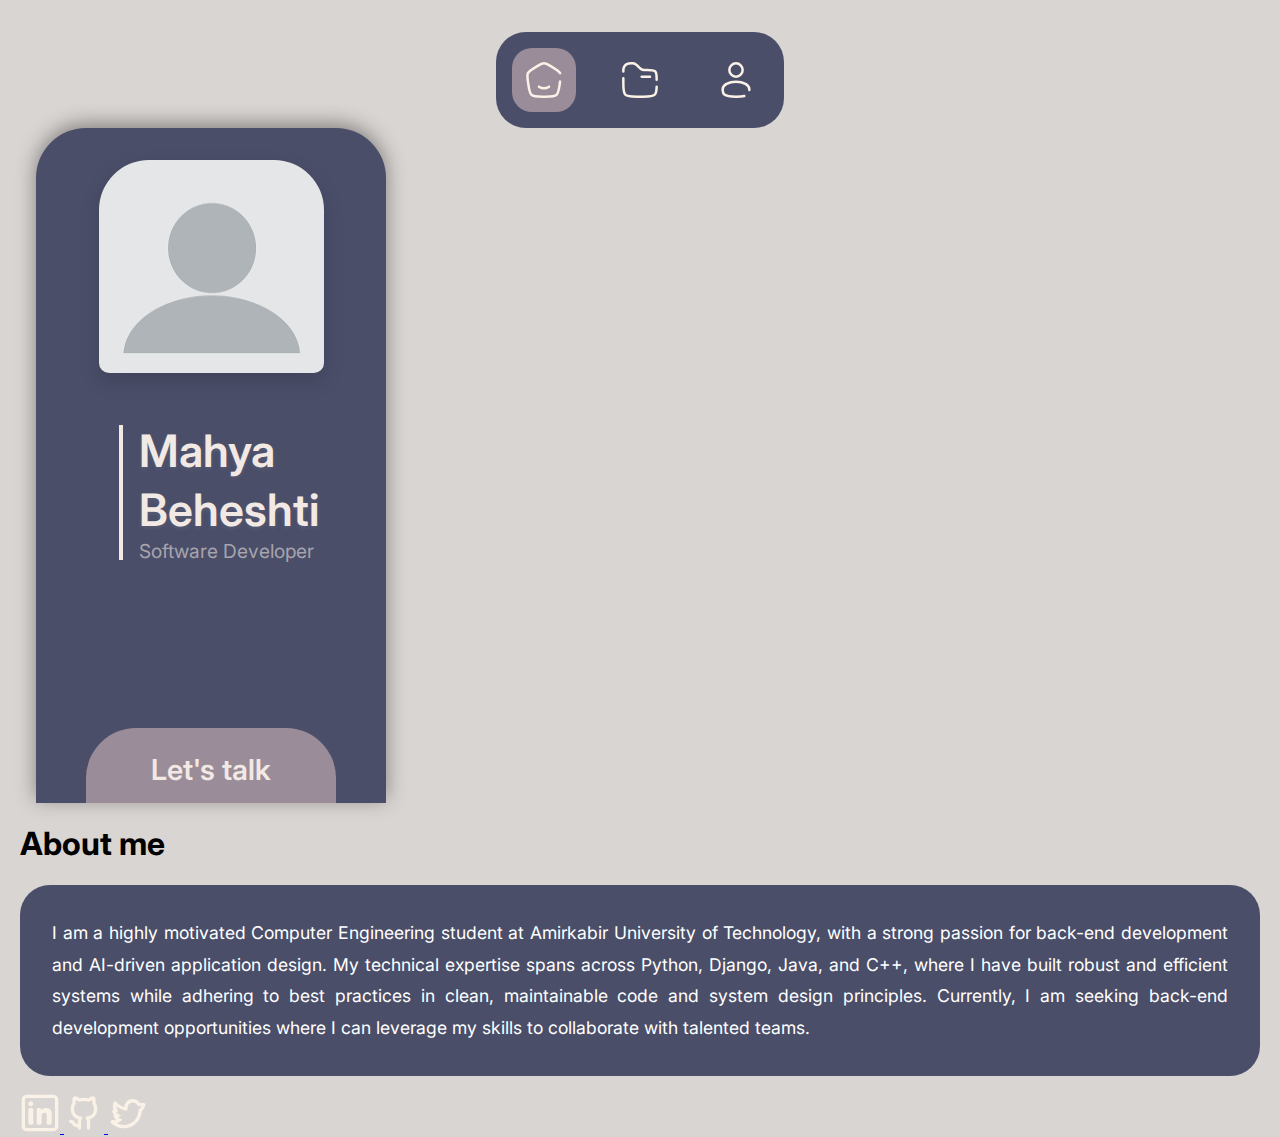
<file: index.html>
<!DOCTYPE html>
<html lang="en">
    <head>
        <meta charset="UTF-8" />
        <meta name="viewport" content="width=device-width, initial-scale=1.0" />
        <title>Mahya Beheshti - Home</title>
        <link rel="icon" href="/assets/logo.svg">
        <link rel="preconnect" href="https://fonts.googleapis.com" />
        <link rel="preconnect" href="https://fonts.gstatic.com" crossorigin />
        <link
            href="https://fonts.googleapis.com/css2?family=Inter:wght@400;500;700&display=swap"
            rel="stylesheet"
        />
        <link rel="stylesheet" href="header.css" />
        <link rel="stylesheet" href="main.css" />
        <link rel="stylesheet" href="main-home.css" />
        <link rel="stylesheet" href="side-bar.css" />
    </head>
    <body>
        <div class="all home-page">
            <header>
                <nav>
                    <a href="index.html" class="home box" aria-label="Home">
                        <img
                            src="./assets/home-1-svgrepo-com (4).svg"
                            alt="Home icon"
                            class="home icon"
                        />
                    </a>
                    <a href="projects.html" class="projects box" aria-label="Projects">
                        <img
                            src="./assets/folder-svgrepo-com (2).svg"
                            alt="Projects icon"
                            class="projects icon"
                        />
                    </a>
                    <a href="skills.html" class="skills box" aria-label="Skills">
                        <img
                            src="./assets/user-svgrepo-com (1).svg"
                            alt="Skills icon"
                            class="skills icon"
                        />
                    </a>
                </nav>
            </header>
            <main>
                <div class="side-bar">
                    <div class="profile">
                        <img
                            src="./assets/profile.png"
                            alt="profile picture"
                            class="pic"
                        />
                    </div>
                    <div class="name">
                        <div class="side-line"></div>
                        <div class="title">
                            <div class="full-name">
                                Mahya
                                <br />
                                Beheshti
                            </div>
                            <div class="role">Software Developer</div>
                        </div>
                    </div>
                    <a href="mailto:beheshtimahya11@gmail.com" class="connect"
                        >Let's talk</a
                    >
                </div>

                <div class="main-content">
                    <h1 class="section">About me</h1>
                    <p class="txt">
                        I am a highly motivated Computer Engineering student at
                        Amirkabir University of Technology, with a strong
                        passion for back-end development and AI-driven
                        application design. My technical expertise spans across
                        Python, Django, Java, and C++, where I have built robust
                        and efficient systems while adhering to best practices
                        in clean, maintainable code and system design
                        principles. Currently, I am seeking back-end development
                        opportunities where I can leverage my skills to
                        collaborate with talented teams.
                    </p>
                    <div class="links">
                        <a
                            href="https://www.linkedin.com/in/mahyabeheshti/"
                            class="linkedin container"
                            aria-label="LinkedIn"
                        >
                            <img
                                src="./assets/linkedin-svgrepo-com.svg"
                                alt="LinkedIn icon"
                                class="linkedin icon"
                            />
                        </a>
                        <a
                            href="https://github.com/mahya-beheshti"
                            class="github container"
                            aria-label="GitHub"
                        >
                            <img
                                src="./assets/github-svgrepo-com.svg"
                                alt="GitHub icon"
                                class="github icon"
                            />
                        </a>
                        <a
                            href="#"
                            class="twitter container"
                            aria-label="Twitter"
                        >
                            <img
                                src="./assets/twitter-svgrepo-com.svg"
                                alt="Twitter icon"
                                class="twitter icon"
                            />
                        </a>
                    </div>
                </div>
            </main>
        </div>
    </body>
</html>
</file>
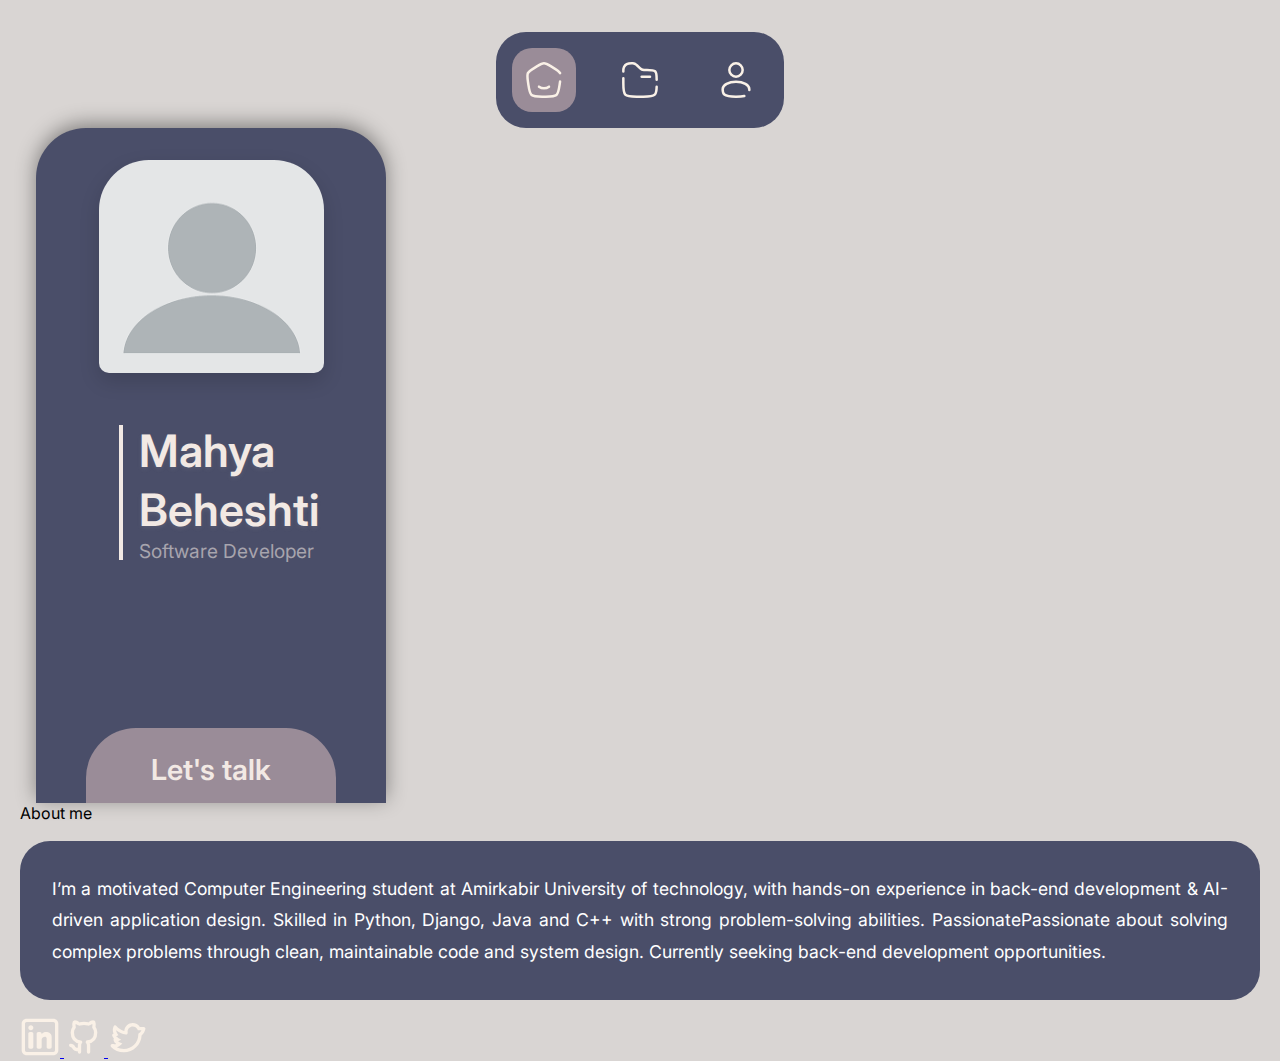
<file: home.html>
<!DOCTYPE html>
<html lang="en">
    <head>
        <meta charset="UTF-8" />
        <meta name="viewport" content="width=device-width, initial-scale=1.0" />
        <title>Mahya Beheshti</title>
        <link rel="preconnect" href="https://fonts.googleapis.com" />
        <link rel="preconnect" href="https://fonts.gstatic.com" crossorigin />
        <link
            href="https://fonts.googleapis.com/css2?family=Inter:wght@400;500;700&display=swap"
            rel="stylesheet"
        />
        <link rel="stylesheet" href="header.css" />
        <link rel="stylesheet" href="main.css" />
        <link rel="stylesheet" href="main-home.css" />
        <link rel="stylesheet" href="side-bar.css" />
    </head>
    <body>
        <div class="all home-page">
            <header>
                <nav>
                    <a href="home.html" class="home box">
                        <img
                            src="./assets/home-1-svgrepo-com (4).svg"
                            class="home icon"
                        />
                    </a>
                    <a href="projects.html" class="projects box">
                        <img
                            src="./assets/folder-svgrepo-com (2).svg"
                            class="projects icon"
                        />
                    </a>
                    <a href="skills.html" class="skills box">
                        <img
                            src="./assets/user-svgrepo-com (1).svg"
                            class="skills icon"
                        />
                    </a>
                </nav>
            </header>
            <main>
                <div class="side-bar">
                    <div class="profile">
                        <img
                            src="./assets/profile.png"
                            alt="profile picture"
                            class="pic"
                        />
                    </div>
                    <div class="name">
                        <div class="side-line"></div>
                        <div class="title">
                            <div class="full-name">
                                Mahya
                                <br />
                                Beheshti
                            </div>
                            <div class="role">Software Developer</div>
                        </div>
                    </div>
                    <a href="mailto:beheshtimahya11@gmail.com" class="connect"
                        >Let's talk</a
                    >
                </div>

                <div class="main-content">
                    <div class="section">About me</div>
                    <p class="txt">
                        I’m a motivated Computer Engineering student at
                        Amirkabir University of technology, with hands-on
                        experience in back-end development & AI-driven
                        application design. Skilled in Python, Django, Java and
                        C++ with strong problem-solving abilities.
                        PassionatePassionate about solving complex problems
                        through clean, maintainable code and system design.
                        Currently seeking back-end development opportunities.
                    </p>
                    <div class="links">
                        <a
                            href="https://www.linkedin.com/in/mahyabeheshti/"
                            class="linkedin container"
                            aria-label="LinkedIn"
                        >
                            <img
                                src="./assets/linkedin-svgrepo-com.svg"
                                class="linkedin icon"
                            />
                        </a>
                        <a
                            href="https://github.com/mahya-beheshti"
                            class="github container"
                            aria-label="GitHub"
                        >
                            <img
                                src="./assets/github-svgrepo-com.svg"
                                class="github icon"
                            />
                        </a>
                        <a
                            href="#"
                            class="twitter container"
                            aria-label="Twitter"
                        >
                            <img
                                src="./assets/twitter-svgrepo-com.svg"
                                class="twitter icon"
                            />
                        </a>
                    </div>
                </div>
            </main>
        </div>
    </body>
</html>
</file>
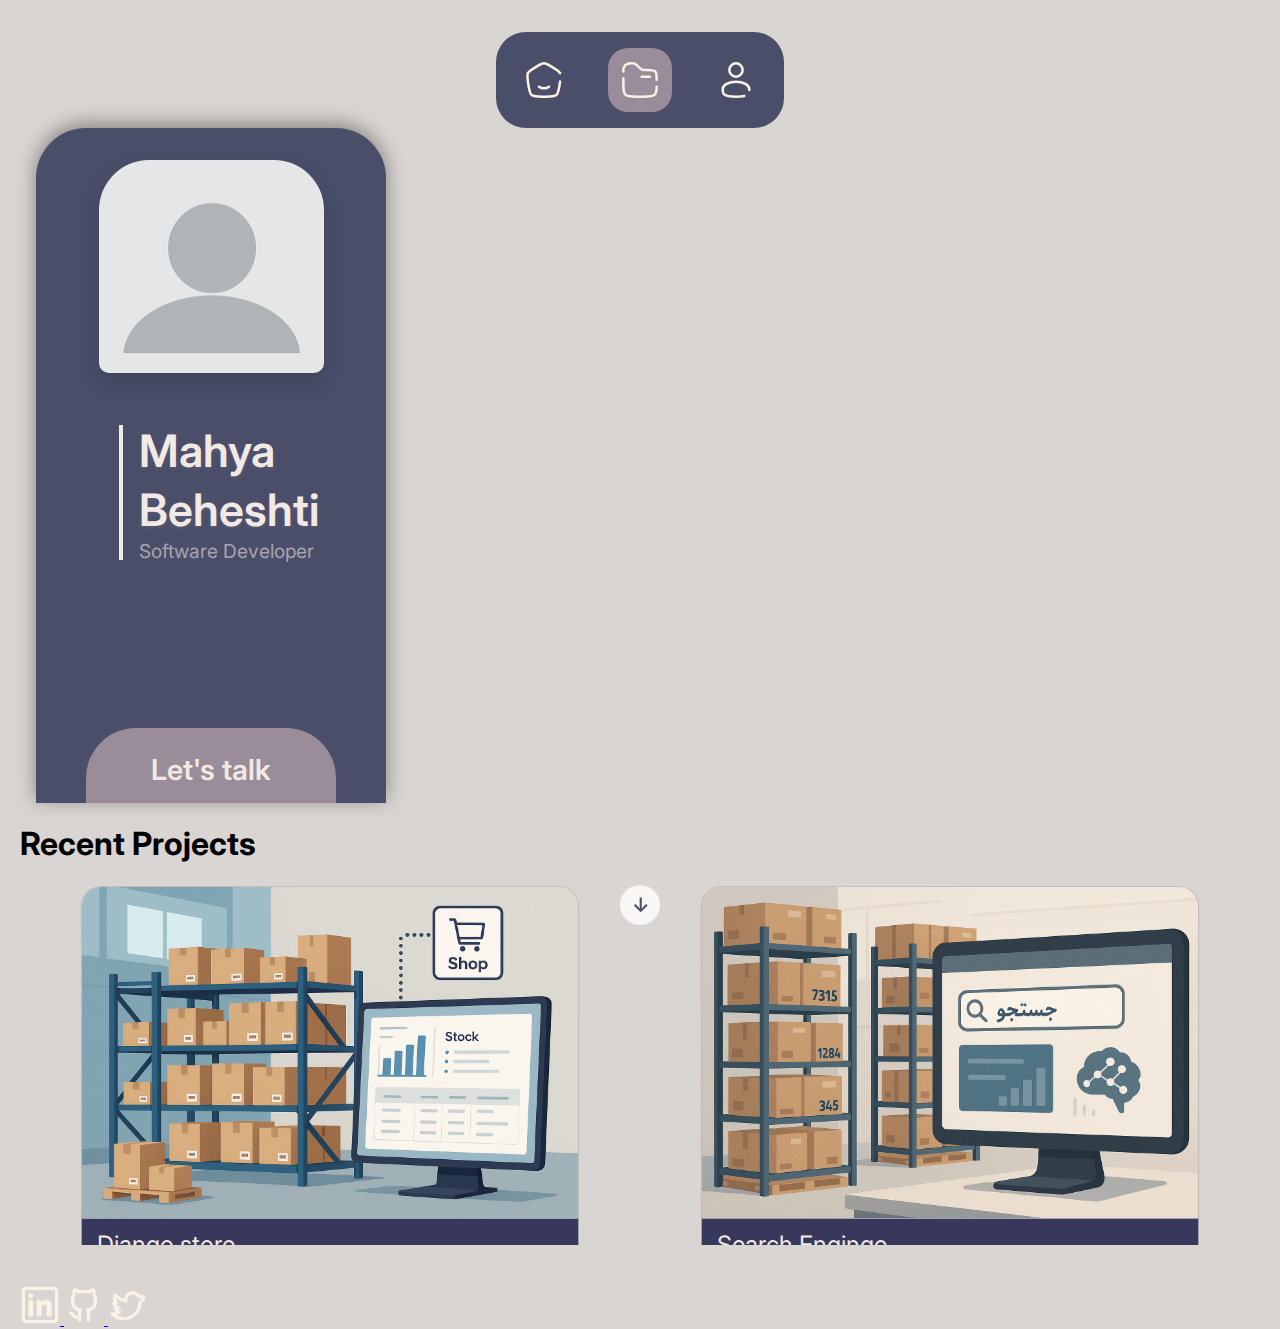
<file: projects.html>
<!DOCTYPE html>
<html lang="en">
    <head>
        <meta charset="UTF-8" />
        <meta name="viewport" content="width=device-width, initial-scale=1.0" />
        <title>Mahya Beheshti - Projects</title>
        <link rel="icon" href="/assets/logo.svg">

        <link rel="preconnect" href="https://fonts.googleapis.com" />
        <link rel="preconnect" href="https://fonts.gstatic.com" crossorigin />
        <link
            href="https://fonts.googleapis.com/css2?family=Inter:wght@400;500;700&display=swap"
            rel="stylesheet"
        />
        <link rel="stylesheet" href="header.css" />
        <link rel="stylesheet" href="main.css" />
        <link rel="stylesheet" href="main-projects.css" />
        <link rel="stylesheet" href="side-bar.css" />
    </head>
    <body>
        <div class="all project-page">
            <header>
                <nav>
                    <a href="index.html" class="home box" aria-label="Home">
                        <img
                            src="./assets/home-1-svgrepo-com (4).svg"
                            alt="Home icon"
                            class="home icon"
                        />
                    </a>
                    <a href="projects.html" class="projects box" aria-label="Projects">
                        <img
                            src="./assets/folder-svgrepo-com (2).svg"
                            alt="Projects icon"
                            class="projects icon"
                        />
                    </a>
                    <a href="skills.html" class="skills box" aria-label="Skills">
                        <img
                            src="./assets/user-svgrepo-com (1).svg"
                            alt="Skills icon"
                            class="skills icon"
                        />
                    </a>
                </nav>
            </header>
            <main>
                <div class="side-bar">
                    <div class="profile">
                        <img
                            src="./assets/profile.png"
                            alt="profile picture"
                            class="pic"
                        />
                    </div>
                    <div class="name">
                        <div class="side-line"></div>
                        <div class="title">
                            <div class="full-name">
                                Mahya
                                <br />
                                Beheshti
                            </div>
                            <div class="role">Software Developer</div>
                        </div>
                    </div>
                    <a href="mailto:beheshtimahya11@gmail.com" class="connect"
                        >Let's talk</a
                    >
                </div>

                <div class="main-content">
                    <h1 class="section">Recent Projects</h1>
                    <div class="projs">
                        <div class="projects-box">
                            <a
                                href="https://github.com/mahya-beheshti/Django-store"
                                target="_blank"
                                class="project-1 project"
                            >
                                <img
                                    src="./assets/projects/DjangoStore.png"
                                    alt="Project image"
                                    class="proj-pic"
                                />
                                <div class="summary">
                                    <div class="proj-name">Django store</div>
                                    <div class="proj-tool">
                                        Tools: Django, MySQL, Python
                                    </div>
                                </div>
                            </a>
                            <a
                                href="https://github.com/mahya-beheshti/Farsi-Search-Engine"
                                target="_blank"
                                class="project-2 project"
                            >
                                <img
                                    src="./assets/projects/FarsiSearchEngine.png"
                                    alt="Project image"
                                    class="proj-pic"
                                />
                                <div class="summary">
                                    <div class="proj-name">Search Enginge</div>
                                    <div class="proj-tool">
                                        Tools: Python, Hazm
                                    </div>
                                </div>
                            </a>
                            <a
                                href="https://github.com/mhssonic/Flutter"
                                target="_blank"
                                class="project-3 project"
                            >
                                <img
                                    src="./assets/projects/Twitter.png"
                                    alt="Project image"
                                    class="proj-pic"
                                />
                                <div class="summary">
                                    <div class="proj-name">Twitter Back</div>
                                    <div class="proj-tool">
                                        Tools: Java, PostgereSQL
                                    </div>
                                </div>
                            </a>
                            <a
                                href="https://github.com/mahya-beheshti/xv6-demo"
                                target="_blank"
                                class="project-4 project"
                            >
                                <img
                                    src="./assets/projects/xv6-demo.png"
                                    alt="Project image"
                                    class="proj-pic"
                                />
                                <div class="summary">
                                    <div class="proj-name">Xv6 Demo</div>
                                    <div class="proj-tool">
                                        Tools: C, Assembly
                                    </div>
                                </div>
                            </a>
                        </div>
                    </div>

                    <div class="links">
                        <a
                            href="https://www.linkedin.com/in/mahyabeheshti/"
                            class="linkedin container"
                            aria-label="LinkedIn"
                        >
                            <img
                                src="./assets/linkedin-svgrepo-com.svg"
                                alt="LinkedIn icon"
                                class="linkedin icon"
                            />
                        </a>
                        <a
                            href="https://github.com/mahya-beheshti"
                            class="github container"
                            aria-label="GitHub"
                        >
                            <img
                                src="./assets/github-svgrepo-com.svg"
                                alt="GitHub icon"
                                class="github icon"
                            />
                        </a>
                        <a
                            href="#"
                            class="twitter container"
                            aria-label="Twitter"
                        >
                            <img
                                src="./assets/twitter-svgrepo-com.svg"
                                alt="Twitter icon"
                                class="twitter icon"
                            />
                        </a>
                    </div>
                </div>
            </main>
        </div>
    </body>
</html>
</file>
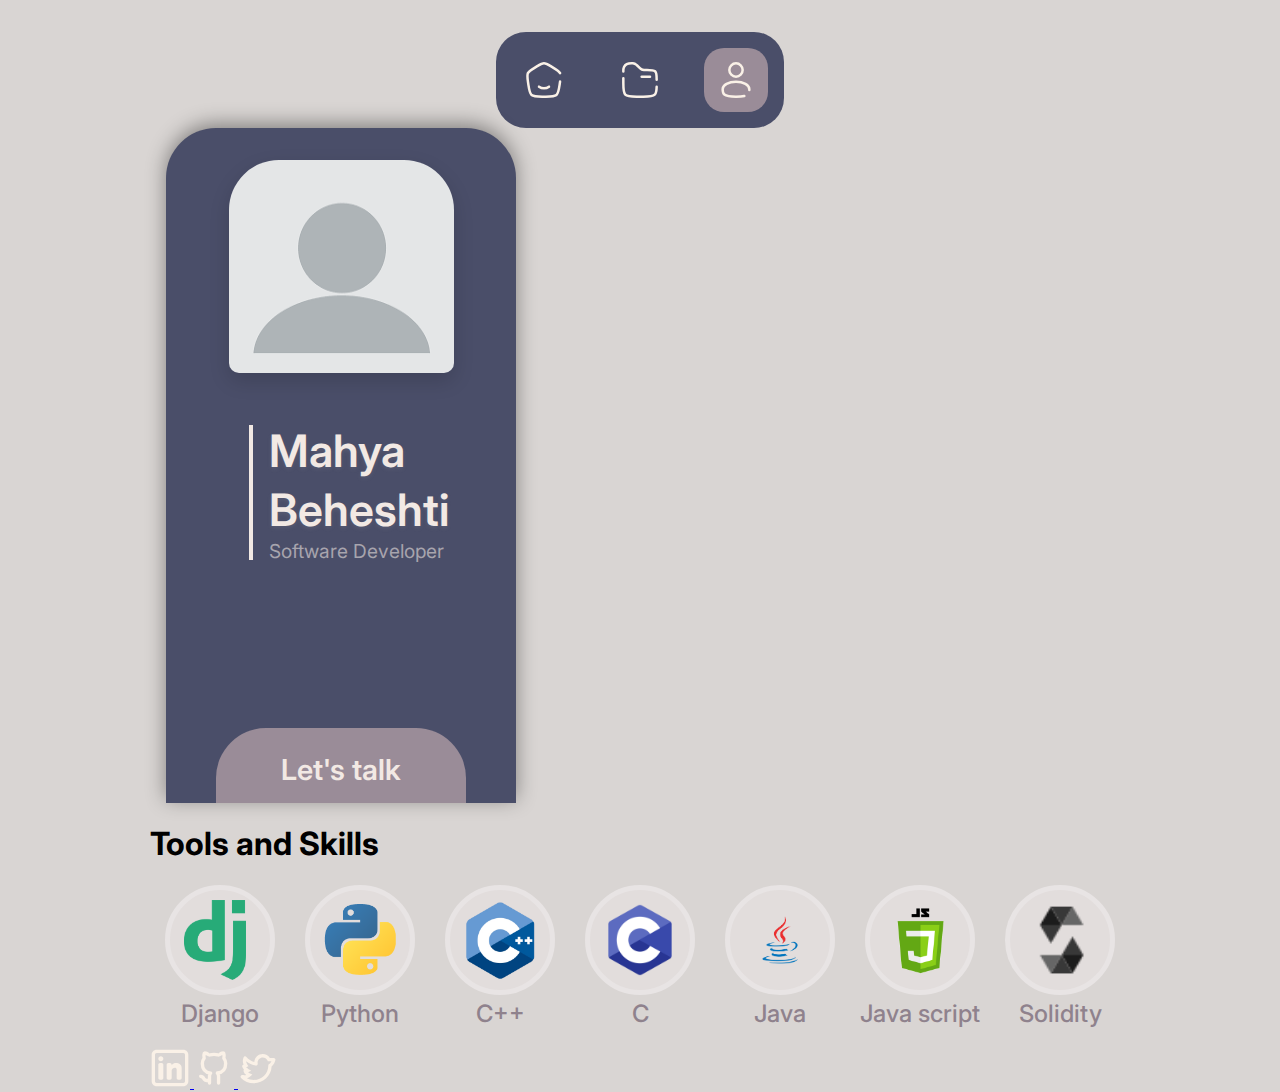
<file: skills.html>
<!DOCTYPE html>
<html lang="en">
    <head>
        <meta charset="UTF-8" />
        <meta name="viewport" content="width=device-width, initial-scale=1.0" />
        <title>Mahya Beheshti - Skills</title>
        <link rel="icon" href="/assets/logo.svg">
        <link rel="preconnect" href="https://fonts.googleapis.com" />
        <link rel="preconnect" href="https://fonts.gstatic.com" crossorigin />
        <link
            href="https://fonts.googleapis.com/css2?family=Inter:wght@400;500;700&display=swap"
            rel="stylesheet"
        />
        <link rel="stylesheet" href="header.css" />
        <link rel="stylesheet" href="main.css" />
        <link rel="stylesheet" href="main-skills.css" />
        <link rel="stylesheet" href="side-bar.css" />
    </head>
    <body>
        <div class="all skills-page">
            <header>
                <nav>
                    <a href="index.html" class="home box" aria-label="Home">
                        <img
                            src="./assets/home-1-svgrepo-com (4).svg"
                            alt="Home icon"
                            class="home icon"
                        />
                    </a>
                    <a href="projects.html" class="projects box" aria-label="Projects">
                        <img
                            src="./assets/folder-svgrepo-com (2).svg"
                            alt="Projects icon"
                            class="projects icon"
                        />
                    </a>
                    <a href="skills.html" class="skills box" aria-label="Skills">
                        <img
                            src="./assets/user-svgrepo-com (1).svg"
                            alt="Skills icon"
                            class="skills icon"
                        />
                    </a>
                </nav>
            </header>
            <main>
                <div class="side-bar">
                    <div class="profile">
                        <img
                            src="./assets/profile.png"
                            alt="profile picture"
                            class="pic"
                        />
                    </div>
                    <div class="name">
                        <div class="side-line"></div>
                        <div class="title">
                            <div class="full-name">
                                Mahya
                                <br />
                                Beheshti
                            </div>
                            <div class="role">Software Developer</div>
                        </div>
                    </div>
                    <a href="mailto:beheshtimahya11@gmail.com" class="connect"
                        >Let's talk</a
                    >
                </div>

                <div class="main-content">
                    <h1 class="section">Tools and Skills</h1>
                    <div class="skills-container">
                        <div class="skill-1 skill-box">
                            <div class="skill-icon-box">
                                <img src="./assets/skills/django.png" alt="skill icon" class="skill-icon">
                            </div>
                            <div class="skill-name">Django</div>
                        </div>
                        <div class="skill-2 skill-box">
                            <div class="skill-icon-box">
                            <img src="./assets/skills/python.png" alt="skill icon" class="skill-icon">
                            </div>
                            <div class="skill-name">Python</div>
                        </div>
                        <div class="skill-3 skill-box">
                            <div class="skill-icon-box">
                            <img src="./assets/skills/cpp.png" alt="skill icon" class="skill-icon">
                            </div>
                            <div class="skill-name">C++</div>
                        </div>
                        <div class="skill-4 skill-box">
                            <div class="skill-icon-box">
                            <img src="./assets/skills/c.png" alt="skill icon" class="skill-icon">
                            </div>
                            <div class="skill-name">C</div>
                        </div>
                        <div class="skill-5 skill-box">
                            <div class="skill-icon-box">
                                <img src="./assets/skills/java.png" alt="skill icon" class="skill-icon">
                            </div>
                            <div class="skill-name">Java</div>
                        </div>
                        <div class="skill-6 skill-box">
                            <div class="skill-icon-box">
                            <img src="./assets/skills/js.png" alt="skill icon" class="skill-icon">
                            </div>
                            <div class="skill-name">Java script</div>
                        </div>
                        <div class="skill-7 skill-box">
                            <div class="skill-icon-box">
                            <img src="./assets/skills/solidity.png" alt="skill icon" class="skill-icon">
                            </div>
                            <div class="skill-name">Solidity</div>
                        </div>
                    </div>
                    <div class="links">
                        <a
                            href="https://www.linkedin.com/in/mahyabeheshti/"
                            class="linkedin container"
                            aria-label="LinkedIn"
                        >
                            <img
                                src="./assets/linkedin-svgrepo-com.svg"
                                alt="LinkedIn icon"
                                class="linkedin icon"
                            />
                        </a>
                        <a
                            href="https://github.com/mahya-beheshti"
                            class="github container"
                            aria-label="GitHub"
                        >
                            <img
                                src="./assets/github-svgrepo-com.svg"
                                alt="GitHub icon"
                                class="github icon"
                            />
                        </a>
                        <a
                            href="#"
                            class="twitter container"
                            aria-label="Twitter"
                        >
                            <img
                                src="./assets/twitter-svgrepo-com.svg"
                                alt="Twitter icon"
                                class="twitter icon"
                            />
                        </a>
                    </div>
                </div>
            </main>
        </div>
    </body>
</html>
</file>
<file: header.css>
nav {
    margin-top: 2em;
    display: flex;
    max-width: 420px;
    width: 100%;
    max-height: 120px;
    background-color: var(--primary-color);
    border-radius: 30px;
    align-items: center;
    justify-content: center;
}

.box {
    width: 4em;
    height: 4em;
    display: flex;
    align-items: center;
    justify-content: center;
    margin: 1em;
    border-radius: 20px;
    cursor: pointer;
    transition: all 0.3s ease;
}

.box:hover {
    background-color: var(--links-background-color);
    transition: background-color 0.5s ease;
}

.home-page .box.home {
    background-color: var(--secondary-color);
}

.project-page .box.projects {
    background-color: var(--secondary-color);
}

.skills-page .box.skills {
    background-color: var(--secondary-color);
}

.icon {
    width: 2.5em;
    height: 2.5em;
    filter: brightness(0) saturate(100%) invert(94%) sepia(5%) saturate(1412%)
        hue-rotate(314deg) brightness(107%) contrast(96%);
}

.box:hover .icon {
    transform: scale(1.1);
    transition: transform 0.3s ease;
}

@media (max-width: 480px) {
    nav {
        margin-top: 1em;
        border-radius: 20px;
    }
    .box {
        margin: 0.5em;
        width: 3.5em;
        height: 3.5em;
    }
}
</file>
<file: main.css>
:root {
    --primary-color: #4a4e69;
    --secondary-color: #9a8c98;
    --text-color: #f2e9e4;
    --txt-secondary-color: rgba(242, 233, 228, 0.56);
    --txt-tarnary-color: #ffffff;
    --spacing-unit: 16px;
    --font-main: "Roboto", sans-serif;
    --background-color: #d9d5d3;
    --links-color: #d9d5d3;
    --links-background-color: #8b8798;
    --font-main: 'Inter', sans-serif; 
}

body {
    margin: 0;
    display: flex;
    justify-content: center;
    min-height: 100vh;
    background-color: var(--background-color);
    font-family: var(--font-main);
}

.all {
    display: flex;
    flex-direction: column;
    align-items: center;
    max-width: 1440px;
    margin: 0 auto;
    padding: 0 20px;
    width: 100%;
    height: 100vh;
}
</file>
<file: main-home.css>
.txt {
    background-color: var(--primary-color);
    color: var(--txt-tarnary-color);
    display: flex;
    align-items: center;
    justify-content: center;
    width: 100%;
    height: auto;
    min-height: 150px; 
    max-height: 44vh;
    overflow: auto; 
    border-radius: 30px;
    padding: 2rem; 
    font-size: 1.1rem;
    line-height: 1.8;
    text-align: justify;
    box-sizing: border-box;
    
    scrollbar-width: thin; 
    scrollbar-color: var(--secondary-color) var(--primary-color);
}

/* Custom scrollbar for Webkit browsers */
.txt::-webkit-scrollbar {
    width: 8px;
}

.txt::-webkit-scrollbar-track {
    background: var(--primary-color);
    border-radius: 0 30px 30px 0;
}

.txt::-webkit-scrollbar-thumb {
    background-color: var(--secondary-color);
    border-radius: 4px;
}


/* Responsive adjustments */
@media (max-width: 768px) {
    main {
        flex-direction: column;
        align-items: center;
    }
    
    .main-content {
        margin-left: 0;
        padding: 1rem;
    }
    
    .txt {
        max-height: none;
        overflow: visible;
        padding: 1.5rem;
    }
    
    .about-me, .txt {
        width: 100%;
    }
}

@media (max-width: 480px) {
    .txt {
        font-size: 1rem;
        line-height: 1.6;
        padding: 1.2rem;
    }
    
    .links {
        width: 150px;
        height: 50px;
    }
}
</file>
<file: side-bar.css>
.side-bar {
    margin: 1rem;
    margin-top: auto;
    margin-bottom: 0;
    flex-shrink: 0;

    display: flex;
    flex-direction: column;
    align-items: center;

    padding: 0.5rem;
    padding-top: 2rem;
    padding-bottom: 0;
    width: 100%;
    max-width: 350px;
    min-width: 100px;
    height: auto;
    min-height: 75vh;
    background-color: var(--primary-color);
    border-radius: 50px 50px 0 0;
    box-sizing: border-box;

    box-shadow: 0 -4px 20px rgba(0, 0, 0, 0.405);
    transition: all 0.3s ease;
}

.side-bar:hover {
    box-shadow: 0 -4px 20px rgba(0, 0, 0, 0.541);
}

.pic {
    max-width: 300px;
    min-width: 100px;
    height: auto;
    aspect-ratio: 300 / 284;
    border-radius: 50px 50px 10px 10px;
    margin-bottom: 2rem;
    box-shadow: 0 8px 20px rgba(0, 0, 0, 0.15);
    transition: transform 0.3s ease, box-shadow 0.3s ease;
}

.pic:hover {
    transform: scale(1.005);
    box-shadow: 0 12px 25px rgba(0, 0, 0, 0.2);
}

.name {
    width: 100%;
    display: flex;
    flex-direction: row;
    justify-content: center;
    align-items: center;
    flex-wrap: wrap;
}


.side-line {
    display: flex;
    background-color: var(--text-color);
    width: 4px;
    margin: 1rem;
    height: 15vh;
    max-height: 150px;
    transition: height 0.3s ease;
}

.side-line:hover{
    height: 17vh;

}

.full-name {
    width: 100%;
    color: var(--text-color);
    font-size: clamp(1.5rem, 4vw, 2.8rem);
    font-weight: 600;
    line-height: 1.3;
    text-shadow: 0 2px 4px rgba(172, 171, 171, 0.147);
    transition: all 0.3s ease;
}
.full-name:hover{
    transform:scaleY(1.1);
}

.role {
    color: var(--txt-secondary-color);
    font-size: clamp(1rem, 2.5vw, 1.2rem);
}

.connect {
    display: flex;
    align-items: center;
    justify-content: center;
    text-decoration: none;
    margin-top: auto;
    background-color: var(--secondary-color);
    color: var(--text-color);

    width: 80%;
    max-width: 250px;
    height: auto;
    border-radius: 50px 50px 0 0;
    border: none;

    font-size: clamp(1.2rem, 3vw, 1.8rem);
    font-weight: 600;
    padding: 1.5rem 1rem 1rem 1rem;
    box-sizing: border-box;
    transition: all 0.3s ease;
    cursor: pointer;
}

.connect:hover {
    background-color: var(--secondary-light);
}

/* additional responsiveness */
@media (max-width: 480px) {
    .side-bar {
        border-radius: 20px 20px 0 0;
        padding: 1rem;
        padding-top: 1rem;
    }

    .pic {
        width: 50%;
        border-radius: 30px 30px 10px 10px;
    }

    .full-name {
        font-size: 1.5rem;
    }

    .connect {
        border-radius: 20px 20px 0 0;
    }
}

@media (max-width: 1024px) {
    .side-bar {
        max-width: 320px;
        min-height: 70vh;
    }

    .pic {
        max-width: 220px;
    }
}

@media (max-width: 1000px) {
    .side-bar {
        border-radius: 25px;
        padding: 1.5rem 0 0 0;
        max-width: 92%;
        margin: 0.5rem 1.5rem 1.5rem 1.5rem;
        min-height: auto;
    }

    .pic {
        width: 150px;
        height: 150px;
        border-radius: 15px;
    }

    .name {
        flex-direction: column;
        gap: 0.5rem;
    }

    .side-line {
        width: 80px;
        height: 4px;
        margin: 0.5rem 0;
    }

    .full-name {
        font-size: 1.8rem;
    }

    .connect {
        border-radius: 20px 20px 0 0;
        height: 50px;
        font-size: 1.2rem;
    }
}

@media (max-width: 380px) {
    .side-bar {
        padding: 1rem 0.8rem 0 0.8rem;
    }

    .pic {
        width: 130px;
        height: 130px;
    }

    .full-name {
        font-size: 1.6rem;
    }

    .role {
        font-size: 1rem;
    }
}
</file>
<file: main-projects.css>
.projects-box {
    width: 100%;
    display: grid;
    grid-template-columns: 50% 50%;
    border-radius: 0 0 20px 20px;
    box-sizing: border-box;
    max-height: 40vh;
    overflow: auto;
    scrollbar-width: none;
    -ms-overflow-style: none;
}

.projects-box::-webkit-scrollbar {
    display: none;
}

@keyframes scrollHint {
    0% {
        transform: translateY(0);
    }
    50% {
        transform: translateY(-10px);
    }
    100% {
        transform: translateY(0);
    }
}

.projs{
    width: 100%;
    display: flex;
    justify-content: center;
    align-items: center;
    position: relative;
    flex-direction: column;
}
.projs::after {
    content: "↓";
    position: sticky;
    bottom: 10px; 
    display: flex;
    justify-content: center; 
    align-items: center; 
    width: 40px; 
    height: 40px; 
    min-height: 40px;
    animation: scrollHint 2s infinite;
    font-size: 20px;
    font-weight: 600;
    color: var(--primary-color);
    z-index: 1;
    pointer-events: none;
    background: rgba(255,255,255,0.8);
    border-radius: 50%;
}


.projects-container {
    display: contents;
}

.project {
    background: none;
    border: none;
    width: 100%;
    height: 100%;
    display: flex;
    flex-direction: column;
    align-items: center;
    margin-bottom: 20px;
    margin-top: 1px;
    transition: scale 0.3s ease;
    text-decoration: none;
}

.project:hover {
    text-decoration: none;
    scale: 1.01;
    backdrop-filter: blur(2px);
    -webkit-backdrop-filter: blur(2px);
}

.project:active{
    text-decoration: none;
}

.proj-pic {
    width: 80%;
    max-width: 100%;
    object-fit: cover;
    border-radius: 20px 20px 0 0;
    box-shadow: 0 1px 1px rgba(0, 0, 0, 0.2);
    border: 1px solid rgba(0, 0, 0, 0.1);
    border-bottom: none;
}

.summary {
    width: 80%;
    align-items: start;
    padding: 0.5em 0;
    background-color: rgb(56, 56, 92);
    border-radius: 0 0 20px 20px;
    border: 1px solid rgba(255, 255, 255, 0.527);
}

.proj-name {
    margin-left: 15px;
    width: 100%;
    color: var(--text-color);
    font-size: clamp(1rem, 2vw, 1.5rem);
    font-weight: 400;
    line-height: 1.5;
}

.proj-tool {
    margin-left: 15px;
    margin-bottom: 10px;
    color: rgba(238, 236, 235, 0.63);
    font-size: clamp(0.5rem, 1vw, 0.8rem);
    font-weight: 100;
}

@media (max-width: 1000px) {
    .projects-box {
        display: flex;
        flex-direction: column;
        align-items: center;
    }

}
</file>
<file: main-skills.css>
.skills-container{
    display: flex;
    flex-wrap: wrap;
    align-items: center;
    justify-content: center;
    max-height: 40vh;
    overflow: auto;
    scrollbar-width: none;
    -ms-overflow-style: none;
}

.skill-box{
    display: flex;
    flex-direction: column;
    align-items: center;
    justify-content: center;
    margin: 0 5px 0 5px;
}

.skill-name{
    color: rgb(143, 130, 141);
    font-size: clamp(1rem, 2.2vw, 1.5rem);
    margin: 4px 0 20px 0;
    font-weight: 500;
}
.skill-icon-box{
    width: 100px;
    height: 100px;
    margin: 0 10px;
    background-color: rgba(226, 221, 220, 1);
    border: 5px solid rgba(232, 228, 228, 1);
    border-radius: 50%;
    display: flex;
    align-items: center;
    justify-content: center;
}

.skill-icon{
    width: 80px;
    height: 80px;
    object-fit: contain;
}

.skill-1 .skill-icon{
    transform: translate(-5px);
}
</file>
